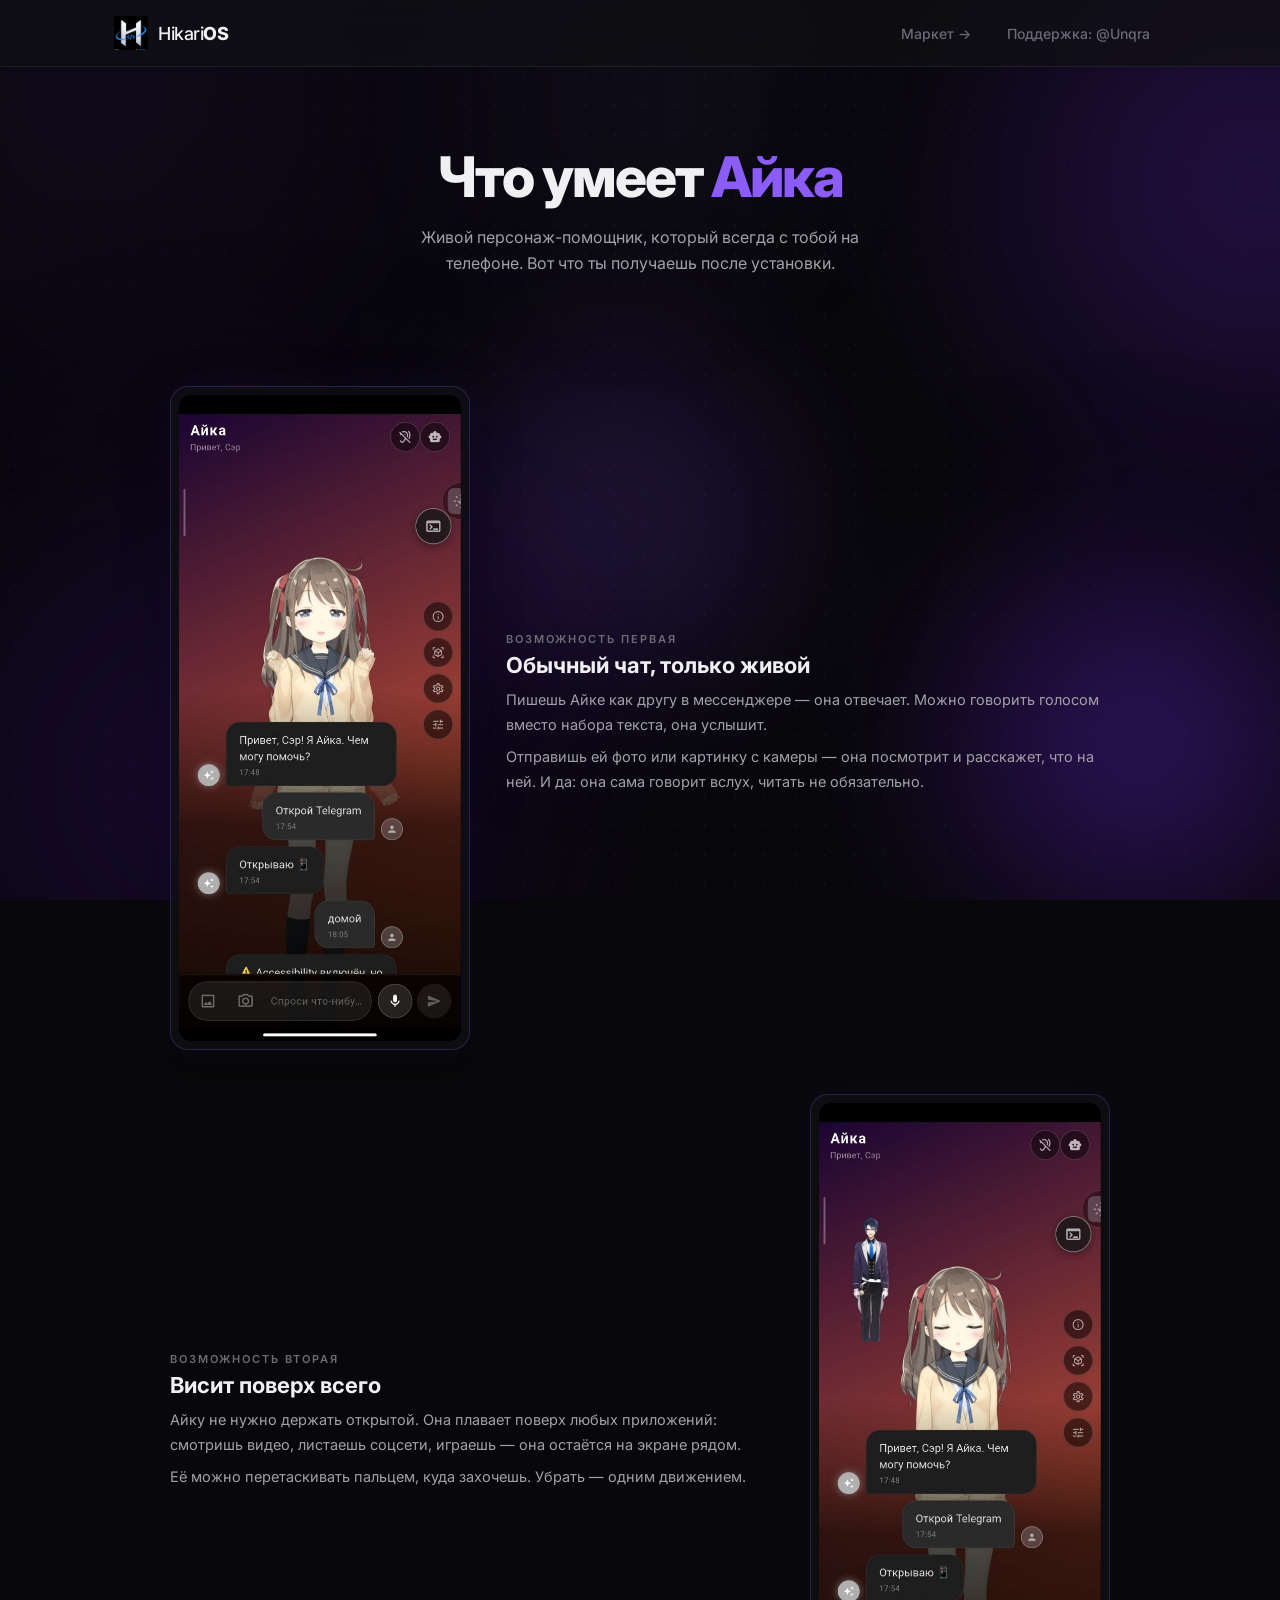
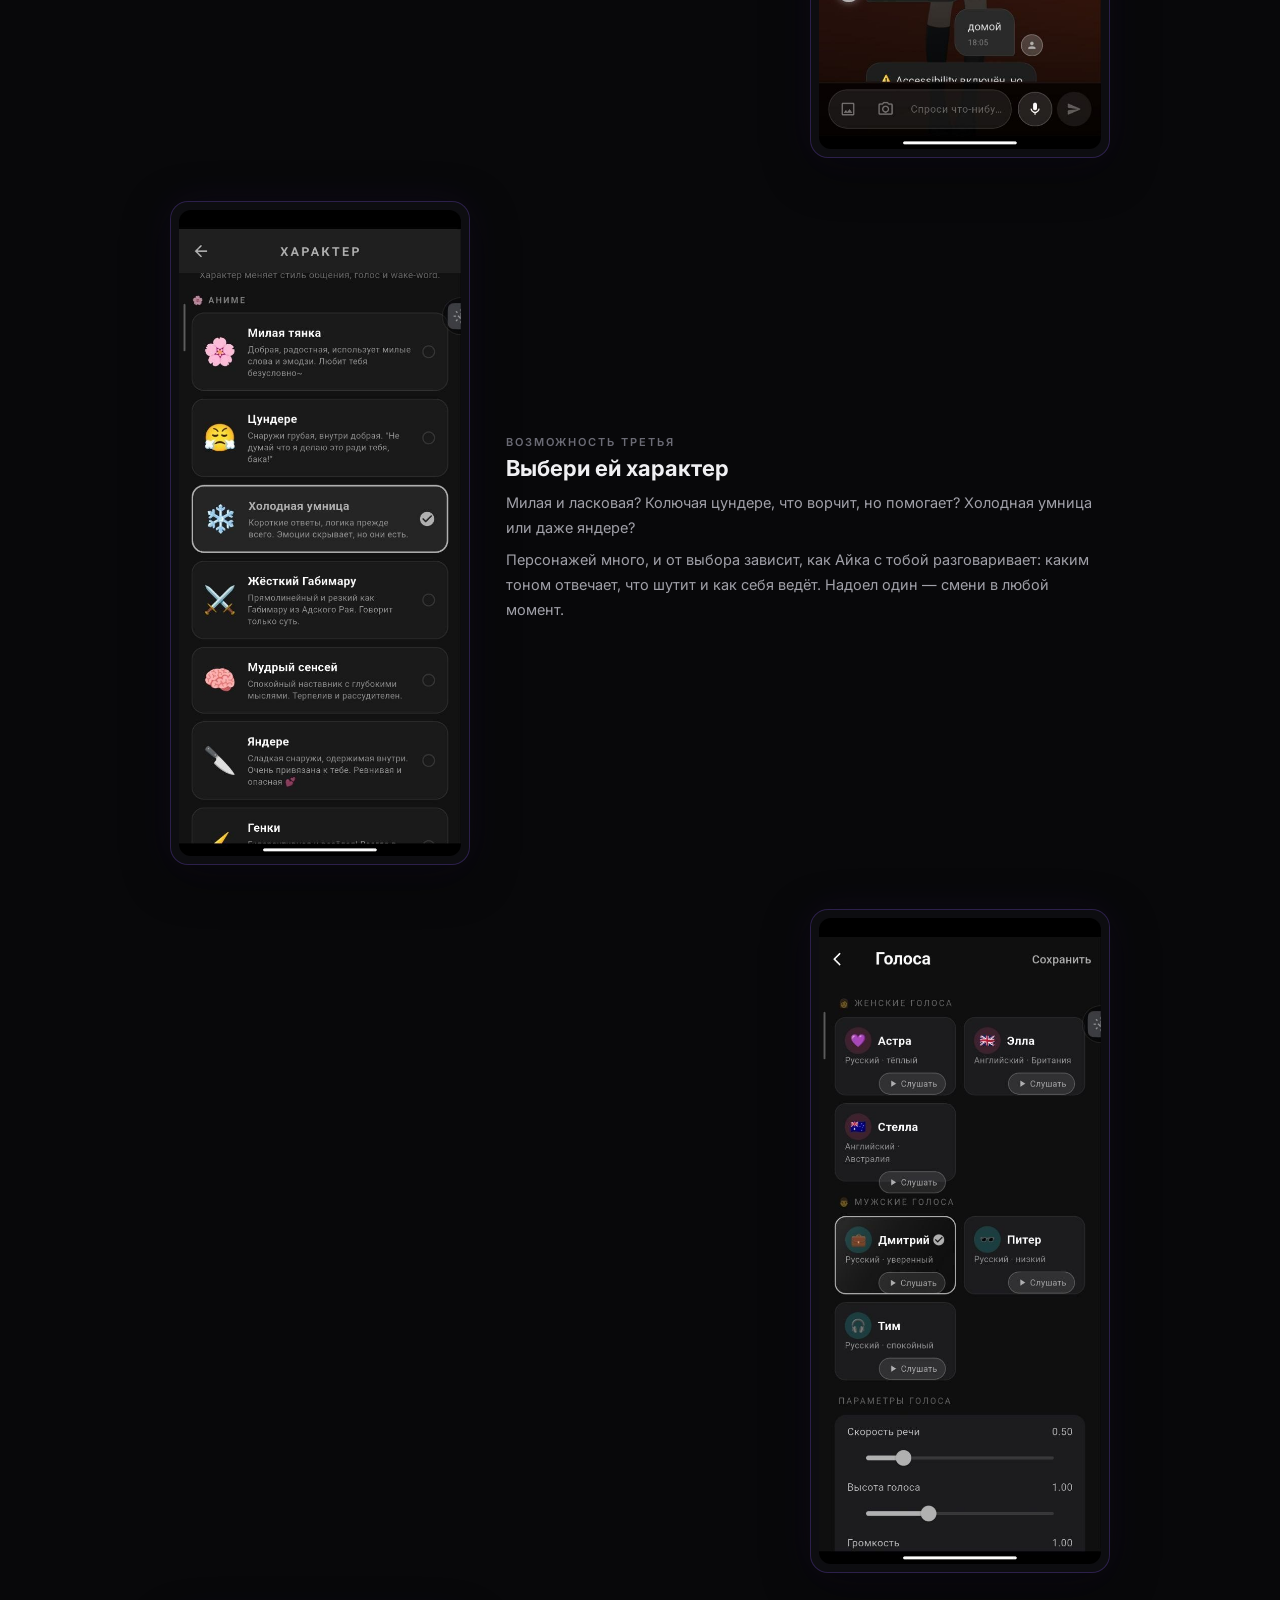
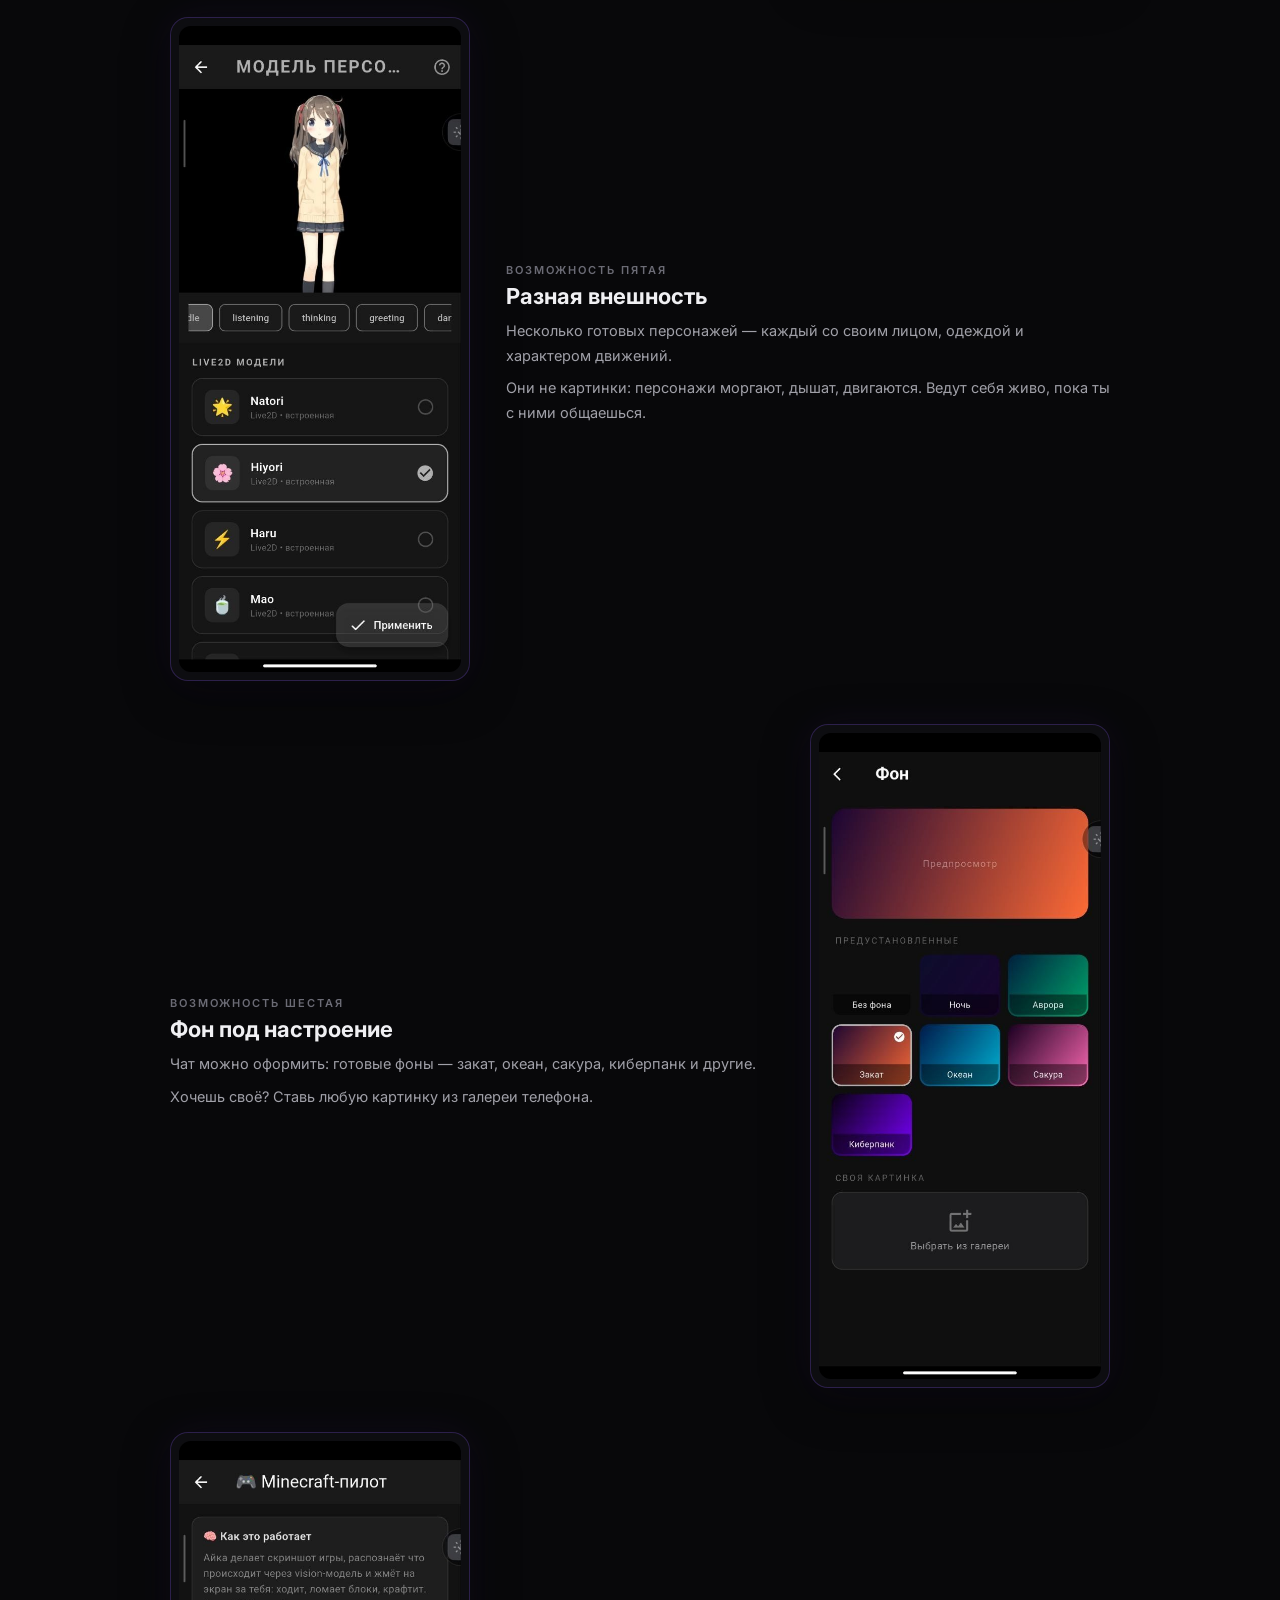
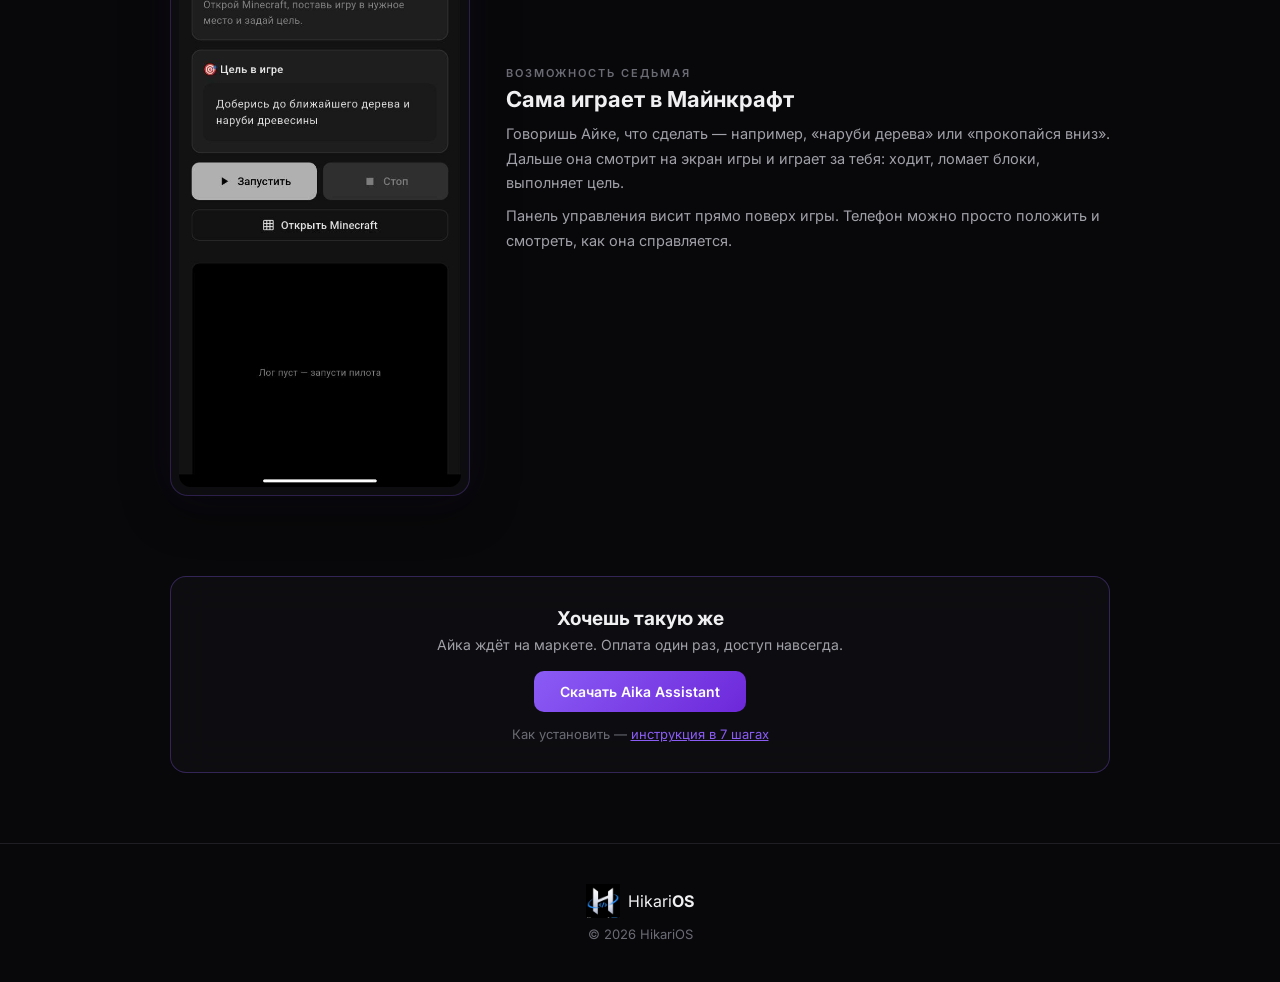
<file: index.html>
<!DOCTYPE html>
<html lang="ru">
<head>
<meta charset="UTF-8">
<meta name="viewport" content="width=device-width, initial-scale=1.0">
<title>Aika Assistant — HikariOS</title>
<link rel="icon" type="image/svg+xml" href="favicon.svg">
<link rel="stylesheet" href="style.css?v=5">
<link rel="preconnect" href="https://fonts.googleapis.com">
<link href="https://fonts.googleapis.com/css2?family=Inter:wght@300;400;500;600;700;800&display=swap" rel="stylesheet">
</head>
<body>

<!-- ФОН: фиолетовый переливающийся дым -->
<div class="smoke" aria-hidden="true">
  <div class="smoke-puff s1"></div>
  <div class="smoke-puff s2"></div>
  <div class="smoke-puff s3"></div>
  <div class="smoke-puff s4"></div>
  <div class="smoke-puff s5"></div>
</div>

<!-- HEADER -->
<header class="header">
  <div class="header-inner">
    <div class="logo" onclick="window.location.href='market.html'">
      <img class="logo-icon" src="img/logo_icon.png" alt="HikariOS">
      <span>Hikari<b>OS</b></span>
    </div>
    <nav class="nav">
      <a href="market.html" class="nav-link">Маркет →</a>
      <a href="https://t.me/Unqra" target="_blank" class="nav-link">Поддержка: @Unqra</a>
    </nav>
  </div>
</header>

<!-- HERO -->
<section class="hero">
  <h1 class="rise">Что умеет <span class="accent">Айка</span></h1>
  <p class="rise">Живой персонаж-помощник, который всегда с тобой на телефоне. Вот что ты получаешь после установки.</p>
</section>

<!-- ВОЗМОЖНОСТИ -->
<main class="feat-main">

  <div class="feat-row">
    <div class="feat-shot rise"><img src="img/chat.jpg" alt="Главный экран чата с Айкой" loading="lazy"></div>
    <div class="feat-text rise">
      <div class="inst-label">Возможность первая</div>
      <h3>Обычный чат, только живой</h3>
      <p>Пишешь Айке как другу в мессенджере — она отвечает. Можно говорить голосом вместо набора текста, она услышит.</p>
      <p>Отправишь ей фото или картинку с камеры — она посмотрит и расскажет, что на ней. И да: она сама говорит вслух, читать не обязательно.</p>
    </div>
  </div>

  <div class="feat-row feat-rev">
    <div class="feat-shot rise"><img src="img/overlay.jpg" alt="Персонаж поверх другого приложения" loading="lazy"></div>
    <div class="feat-text rise">
      <div class="inst-label">Возможность вторая</div>
      <h3>Висит поверх всего</h3>
      <p>Айку не нужно держать открытой. Она плавает поверх любых приложений: смотришь видео, листаешь соцсети, играешь — она остаётся на экране рядом.</p>
      <p>Её можно перетаскивать пальцем, куда захочешь. Убрать — одним движением.</p>
    </div>
  </div>

  <div class="feat-row">
    <div class="feat-shot rise"><img src="img/character.jpg" alt="Выбор характера персонажа" loading="lazy"></div>
    <div class="feat-text rise">
      <div class="inst-label">Возможность третья</div>
      <h3>Выбери ей характер</h3>
      <p>Милая и ласковая? Колючая цундере, что ворчит, но помогает? Холодная умница или даже яндере?</p>
      <p>Персонажей много, и от выбора зависит, как Айка с тобой разговаривает: каким тоном отвечает, что шутит и как себя ведёт. Надоел один — смени в любой момент.</p>
    </div>
  </div>

  <div class="feat-row feat-rev">
    <div class="feat-shot rise"><img src="img/voice.jpg" alt="Выбор голоса" loading="lazy"></div>
    <div class="feat-text rise">
      <div class="inst-label">Возможность четвёртая</div>
      <h3>Голос на твой вкус</h3>
      <p>Несколько голосов на выбор: женские и мужские, русские и английские. Каждый можно послушать прямо перед выбором.</p>
      <p>Не нравится скорость речи или высота голоса? Подкручивается ползунками за секунду.</p>
    </div>
  </div>

  <div class="feat-row">
    <div class="feat-shot rise"><img src="img/model.jpg" alt="Выбор внешности персонажа" loading="lazy"></div>
    <div class="feat-text rise">
      <div class="inst-label">Возможность пятая</div>
      <h3>Разная внешность</h3>
      <p>Несколько готовых персонажей — каждый со своим лицом, одеждой и характером движений.</p>
      <p>Они не картинки: персонажи моргают, дышат, двигаются. Ведут себя живо, пока ты с ними общаешься.</p>
    </div>
  </div>

  <div class="feat-row feat-rev">
    <div class="feat-shot rise"><img src="img/background.jpg" alt="Выбор фона чата" loading="lazy"></div>
    <div class="feat-text rise">
      <div class="inst-label">Возможность шестая</div>
      <h3>Фон под настроение</h3>
      <p>Чат можно оформить: готовые фоны — закат, океан, сакура, киберпанк и другие.</p>
      <p>Хочешь своё? Ставь любую картинку из галереи телефона.</p>
    </div>
  </div>

  <div class="feat-row">
    <div class="feat-shot rise"><img src="img/pilot.jpg" alt="Майнкрафт-пилот" loading="lazy"></div>
    <div class="feat-text rise">
      <div class="inst-label">Возможность седьмая</div>
      <h3>Сама играет в Майнкрафт</h3>
      <p>Говоришь Айке, что сделать — например, «наруби дерева» или «прокопайся вниз». Дальше она смотрит на экран игры и играет за тебя: ходит, ломает блоки, выполняет цель.</p>
      <p>Панель управления висит прямо поверх игры. Телефон можно просто положить и смотреть, как она справляется.</p>
    </div>
  </div>

  <!-- CTA -->
  <div class="inst-cta rise">
    <h3>Хочешь такую же</h3>
    <p>Айка ждёт на маркете. Оплата один раз, доступ навсегда.</p>
    <a class="inst-cta-btn" href="market.html">Скачать Aika Assistant</a>
    <p style="margin-top:14px;margin-bottom:0;font-size:13px;color:var(--text-dim);">Как установить — <a href="install.html" style="color:var(--accent);">инструкция в 7 шагах</a></p>
  </div>

</main>

<!-- FOOTER -->
<footer class="footer">
  <div class="footer-logo">
    <img class="logo-icon" src="img/logo_icon.png" alt="HikariOS">
    <span>Hikari<b>OS</b></span>
  </div>
  <p>© 2026 HikariOS</p>
</footer>

<script>
(function () {
  var RM = window.matchMedia && window.matchMedia('(prefers-reduced-motion: reduce)').matches;
  var els = document.querySelectorAll('.rise');
  if (RM || !('IntersectionObserver' in window)) {
    els.forEach(function (el) { el.classList.add('in'); });
    return;
  }
  var io = new IntersectionObserver(function (entries) {
    entries.forEach(function (e) {
      if (e.isIntersecting) { e.target.classList.add('in'); io.unobserve(e.target); }
    });
  }, { threshold: 0.2 });
  els.forEach(function (el) { io.observe(el); });
})();
</script>
</body>
</html>
</file>
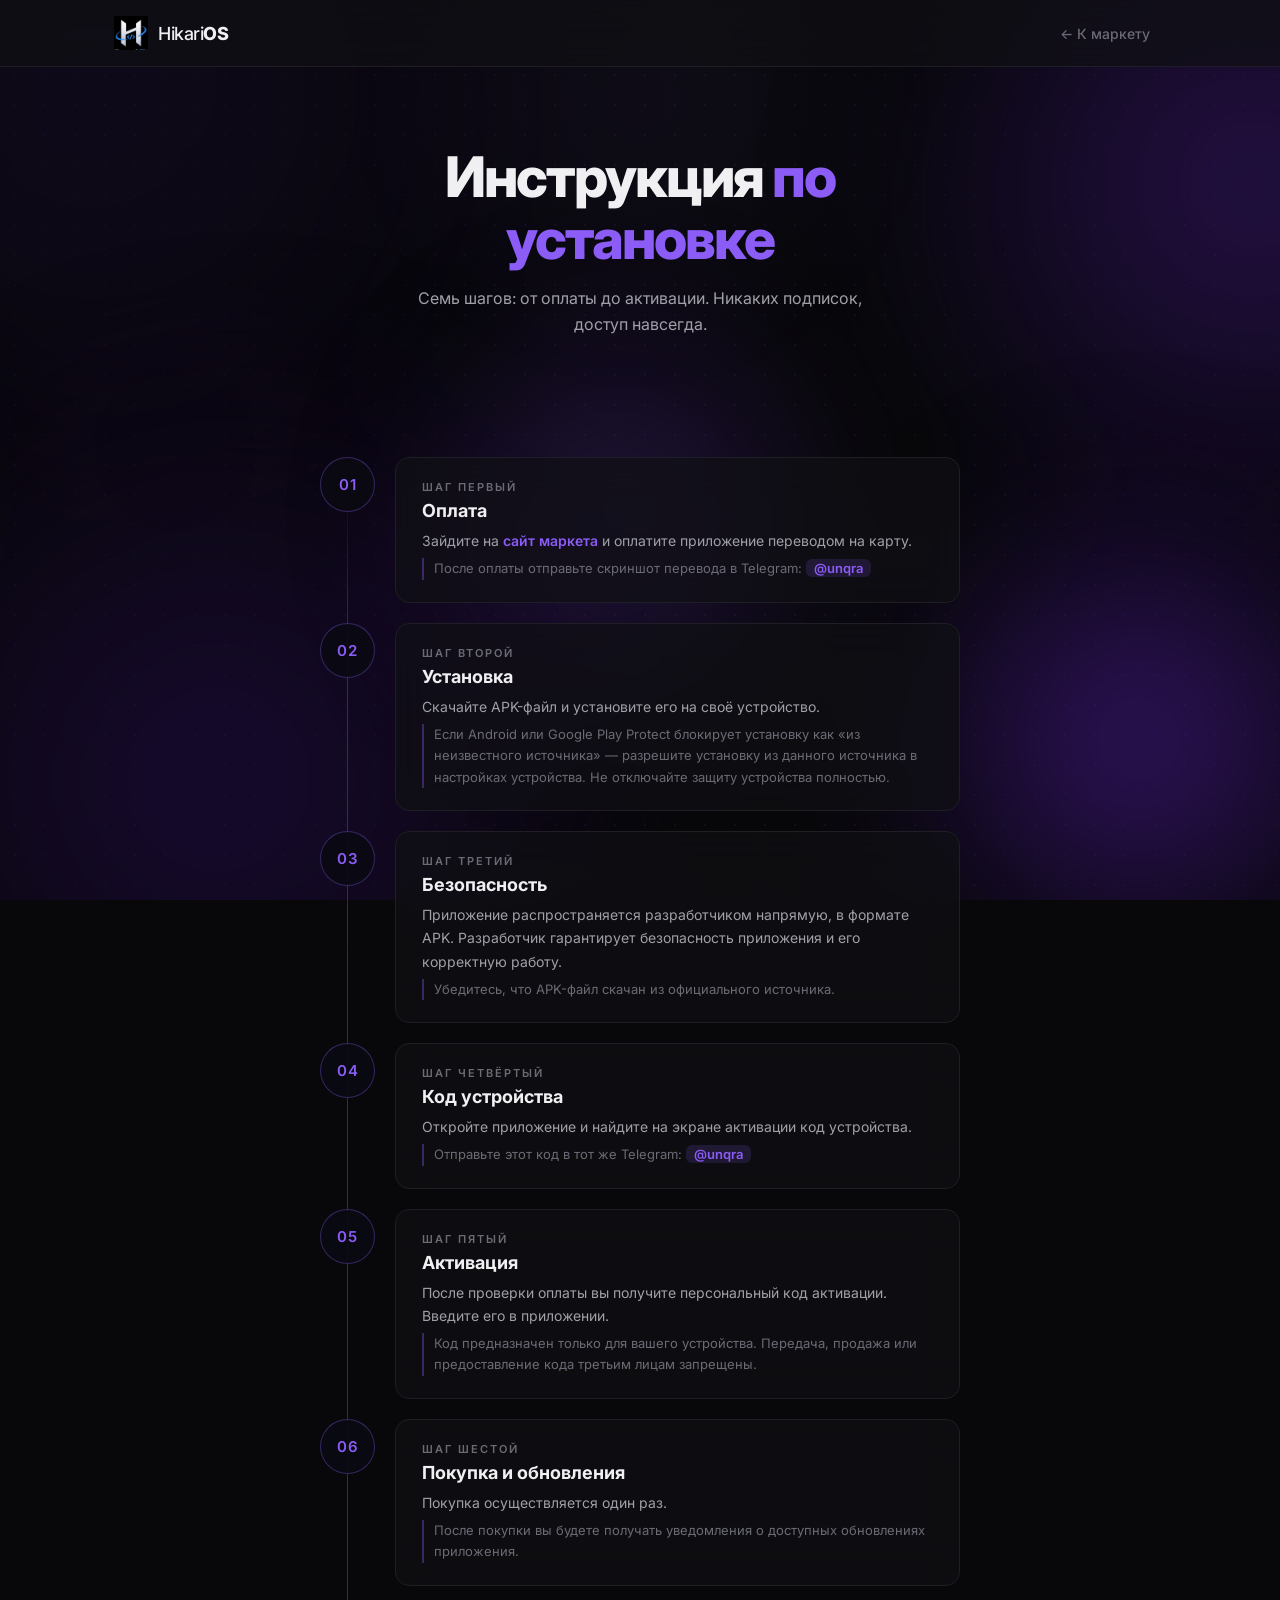
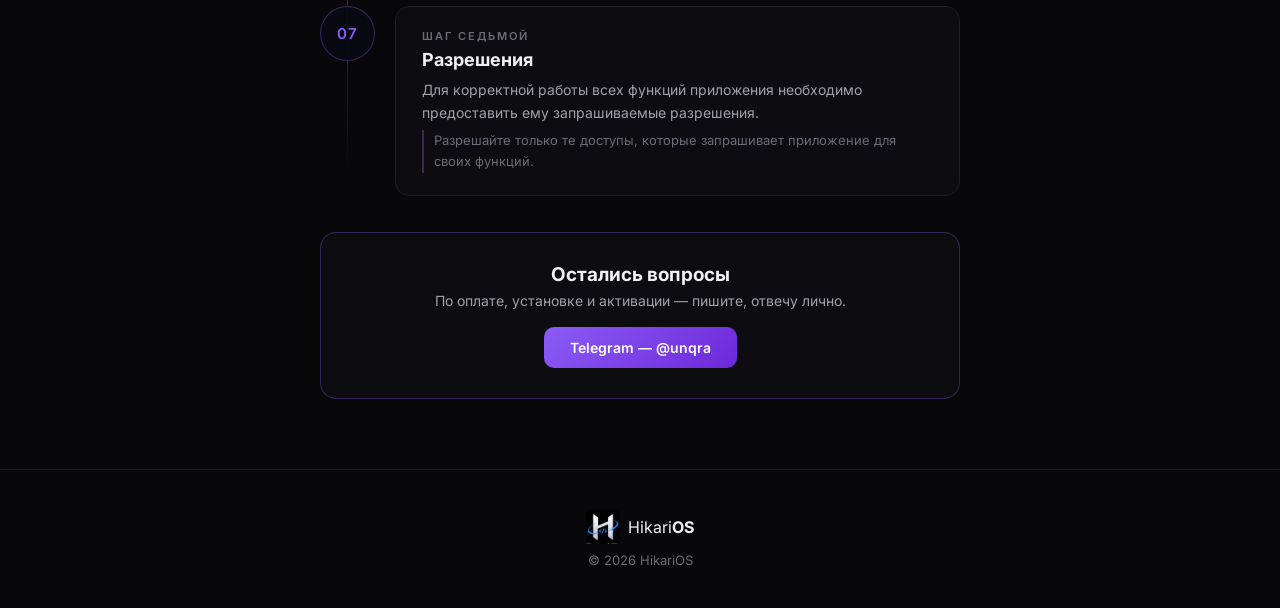
<file: install.html>
<!DOCTYPE html>
<html lang="ru">
<head>
<meta charset="UTF-8">
<meta name="viewport" content="width=device-width, initial-scale=1.0">
<title>Инструкция по установке — HikariOS</title>
<link rel="icon" type="image/svg+xml" href="favicon.svg">
<link rel="stylesheet" href="style.css?v=5">
<link rel="preconnect" href="https://fonts.googleapis.com">
<link href="https://fonts.googleapis.com/css2?family=Inter:wght@300;400;500;600;700;800&display=swap" rel="stylesheet">
</head>
<body>

<!-- ФОН: фиолетовый переливающийся дым -->
<div class="smoke" aria-hidden="true">
  <div class="smoke-puff s1"></div>
  <div class="smoke-puff s2"></div>
  <div class="smoke-puff s3"></div>
  <div class="smoke-puff s4"></div>
  <div class="smoke-puff s5"></div>
</div>

<!-- HEADER -->
<header class="header">
  <div class="header-inner">
    <div class="logo" onclick="window.location.href='market.html'">
      <img class="logo-icon" src="img/logo_icon.png" alt="HikariOS">
      <span>Hikari<b>OS</b></span>
    </div>
    <nav class="nav">
      <a href="market.html" class="nav-link">← К маркету</a>
    </nav>
  </div>
</header>

<!-- HERO -->
<section class="hero">
  <h1>Инструкция <span class="accent">по установке</span></h1>
  <p>Семь шагов: от оплаты до активации. Никаких подписок, доступ навсегда.</p>
</section>

<!-- ШАГИ -->
<main class="inst-main">
  <div class="inst-timeline">

    <div class="inst-step">
      <div class="inst-num">01</div>
      <div class="inst-card">
        <div class="inst-label">Шаг первый</div>
        <h3>Оплата</h3>
        <p>Зайдите на <a href="market.html">сайт маркета</a> и оплатите приложение переводом на карту.</p>
        <p class="inst-note">После оплаты отправьте скриншот перевода в Telegram: <a class="tg" href="https://t.me/unqra">@unqra</a></p>
      </div>
    </div>

    <div class="inst-step">
      <div class="inst-num">02</div>
      <div class="inst-card">
        <div class="inst-label">Шаг второй</div>
        <h3>Установка</h3>
        <p>Скачайте APK-файл и установите его на своё устройство.</p>
        <p class="inst-note">Если Android или Google Play Protect блокирует установку как «из неизвестного источника» — разрешите установку из данного источника в настройках устройства. Не отключайте защиту устройства полностью.</p>
      </div>
    </div>

    <div class="inst-step">
      <div class="inst-num">03</div>
      <div class="inst-card">
        <div class="inst-label">Шаг третий</div>
        <h3>Безопасность</h3>
        <p>Приложение распространяется разработчиком напрямую, в формате APK. Разработчик гарантирует безопасность приложения и его корректную работу.</p>
        <p class="inst-note">Убедитесь, что APK-файл скачан из официального источника.</p>
      </div>
    </div>

    <div class="inst-step">
      <div class="inst-num">04</div>
      <div class="inst-card">
        <div class="inst-label">Шаг четвёртый</div>
        <h3>Код устройства</h3>
        <p>Откройте приложение и найдите на экране активации код устройства.</p>
        <p class="inst-note">Отправьте этот код в тот же Telegram: <a class="tg" href="https://t.me/unqra">@unqra</a></p>
      </div>
    </div>

    <div class="inst-step">
      <div class="inst-num">05</div>
      <div class="inst-card">
        <div class="inst-label">Шаг пятый</div>
        <h3>Активация</h3>
        <p>После проверки оплаты вы получите персональный код активации. Введите его в приложении.</p>
        <p class="inst-note">Код предназначен только для вашего устройства. Передача, продажа или предоставление кода третьим лицам запрещены.</p>
      </div>
    </div>

    <div class="inst-step">
      <div class="inst-num">06</div>
      <div class="inst-card">
        <div class="inst-label">Шаг шестой</div>
        <h3>Покупка и обновления</h3>
        <p>Покупка осуществляется один раз.</p>
        <p class="inst-note">После покупки вы будете получать уведомления о доступных обновлениях приложения.</p>
      </div>
    </div>

    <div class="inst-step">
      <div class="inst-num">07</div>
      <div class="inst-card">
        <div class="inst-label">Шаг седьмой</div>
        <h3>Разрешения</h3>
        <p>Для корректной работы всех функций приложения необходимо предоставить ему запрашиваемые разрешения.</p>
        <p class="inst-note">Разрешайте только те доступы, которые запрашивает приложение для своих функций.</p>
      </div>
    </div>

  </div>

  <!-- CTA -->
  <div class="inst-cta">
    <h3>Остались вопросы</h3>
    <p>По оплате, установке и активации — пишите, отвечу лично.</p>
    <a class="inst-cta-btn" href="https://t.me/unqra">Telegram — @unqra</a>
  </div>
</main>

<!-- FOOTER -->
<footer class="footer">
  <div class="footer-logo">
    <img class="logo-icon" src="img/logo_icon.png" alt="HikariOS">
    <span>Hikari<b>OS</b></span>
  </div>
  <p>© 2026 HikariOS</p>
</footer>

</body>
</html>
</file>
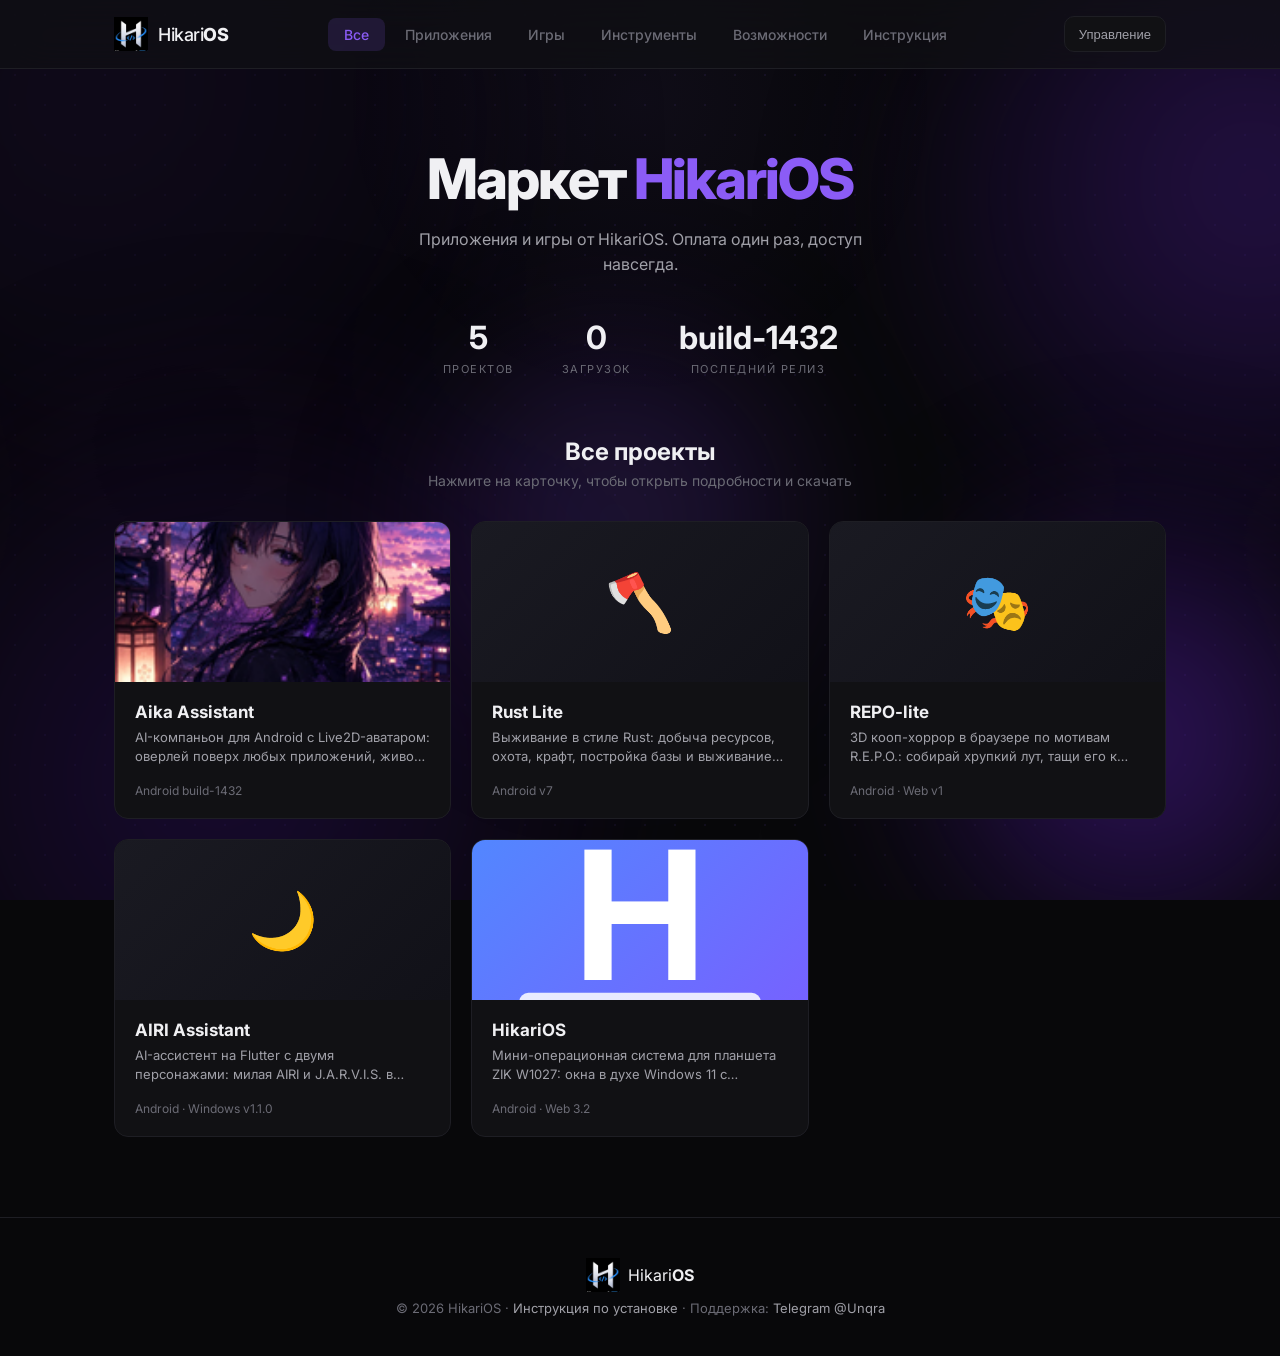
<file: market.html>
<!DOCTYPE html>
<html lang="ru">
<head>
<meta charset="UTF-8">
<meta name="viewport" content="width=device-width, initial-scale=1.0">
<title>HikariOS — Marketplace</title>
<link rel="icon" type="image/svg+xml" href="favicon.svg">
<link rel="stylesheet" href="style.css?v=5">
<link rel="preconnect" href="https://fonts.googleapis.com">
<link href="https://fonts.googleapis.com/css2?family=Inter:wght@300;400;500;600;700;800&display=swap" rel="stylesheet">
</head>
<body>

<!-- ФОН: фиолетовый переливающийся дым -->
<div class="smoke" aria-hidden="true">
  <div class="smoke-puff s1"></div>
  <div class="smoke-puff s2"></div>
  <div class="smoke-puff s3"></div>
  <div class="smoke-puff s4"></div>
  <div class="smoke-puff s5"></div>
</div>

<!-- HEADER -->
<header class="header">
  <div class="header-inner">
    <div class="logo" onclick="window.location.href='/'">
      <img class="logo-icon" src="img/logo_icon.png" alt="HikariOS">
      <span>Hikari<b>OS</b></span>
    </div>
    <nav class="nav">
      <a href="#" class="nav-link active" data-filter="all">Все</a>
      <a href="#" class="nav-link" data-filter="app">Приложения</a>
      <a href="#" class="nav-link" data-filter="game">Игры</a>
      <a href="#" class="nav-link" data-filter="tool">Инструменты</a>
      <a href="/" class="nav-link">Возможности</a>
      <a href="install.html" class="nav-link">Инструкция</a>
    </nav>
    <button class="admin-btn" onclick="toggleAdmin()" title="Панель управления">Управление</button>
  </div>
</header>

<!-- HERO -->
<section class="hero">
  <h1>Маркет <span class="accent">HikariOS</span></h1>
  <p>Приложения и игры от HikariOS. Оплата один раз, доступ навсегда.</p>
  <div class="hero-stats" id="heroStats">
    <div class="stat"><span class="stat-num" id="statApps">—</span><span class="stat-label">проектов</span></div>
    <div class="stat"><span class="stat-num" id="statDownloads">—</span><span class="stat-label">загрузок</span></div>
    <div class="stat"><span class="stat-num" id="statLatest">—</span><span class="stat-label">последний релиз</span></div>
  </div>
</section>

<!-- ADMIN PANEL -->
<div class="admin-panel" id="adminPanel" style="display:none;">
  <div class="admin-inner">
    <div class="admin-header">
      <h2>Панель управления</h2>
      <button class="close-btn" onclick="toggleAdmin()">✕</button>
    </div>
    
    <!-- LOGIN (только токен владельца) -->
    <div class="admin-login" id="adminLogin">
      <div class="admin-tab-row">
        <button class="admin-tab active">Вход по GitHub Token</button>
      </div>
      <div id="tabToken">
        <p>Войти может только владелец аккаунта <code>lucifermornngstar52-cell</code>. Введите свой Personal Access Token:</p>
        <input type="password" id="githubToken" placeholder="ghp_..." onkeypress="if(event.key==='Enter')loginWithToken()">
        <button class="btn-primary" onclick="loginWithToken()">Войти</button>
      </div>
      <p class="admin-hint" id="adminHint"></p>
    </div>

    <!-- CONTENT -->
    <div class="admin-content" id="adminContent" style="display:none;">
      <div class="admin-tabs">
        <button class="admin-tab active" onclick="adminSection('projects')">Проекты</button>
        <button class="admin-tab" onclick="adminSection('keys')">Ключи доступа</button>
      </div>

      <!-- PROJECTS SECTION -->
      <div id="secProjects" class="admin-section active">
        <h3>Добавить проект</h3>
        <div class="admin-form">
          <div class="form-row">
            <label>Название</label>
            <input type="text" id="projName" placeholder="Aika Assistant">
          </div>
          <div class="form-row">
            <label>Описание</label>
            <textarea id="projDesc" placeholder="AI-ассистент для Android..."></textarea>
          </div>
          <div class="form-row">
            <label>Категория</label>
            <select id="projCategory">
              <option value="app">Приложение</option>
              <option value="game">Игра</option>
              <option value="tool">Инструмент</option>
            </select>
          </div>
          <div class="form-row">
            <label>Иконка (emoji или URL)</label>
            <input type="text" id="projIcon" placeholder="символ или ссылка на картинку">
          </div>
          <div class="form-row">
            <label>GitHub репозиторий (user/repo)</label>
            <input type="text" id="projRepo" placeholder="user/repo">
          </div>
          <div class="form-row">
            <label>Платформы (через запятую)</label>
            <input type="text" id="projPlatforms" placeholder="android, windows">
          </div>
          <div class="form-row">
            <label>Скриншоты (URL через запятую)</label>
            <input type="text" id="projShots" placeholder="https://img1.png, https://img2.png">
          </div>
          <button class="btn-primary" onclick="addProject()">Добавить</button>
        </div>
        <hr class="admin-divider">
        <h3>Существующие проекты</h3>
        <div id="adminProjectList"></div>
      </div>

      <!-- KEYS SECTION -->
      <div id="secKeys" style="display:none;">
          <h3>Ключи доступа (подтверждение покупок)</h3>
          <p style="color:var(--text2,#9a9ab0);font-size:13px;">Проверь оплату (скрин перевода от покупателя), затем создай ключ и отправь его покупателю.</p>
          <p style="color:var(--text2,#9a9ab0);font-size:12px;">Установите приложение <a href="https://ntfy.sh" target="_blank" style="color:var(--p,#7c3aed);">ntfy</a> и подпишись на топик <code>hikari-keys-x7k2m9v4q8</code> — придёт пуш при каждой активации ключа. После активации удалите ключ по коду — тогда утечка ключа будет не страшна.</p>
          <button class="btn-primary" style="margin-top:10px;" onclick="createKey()">Создать ключ</button>
          <div style="display:flex;gap:10px;flex-wrap:wrap;margin-top:12px;">
            <input id="delKeyCodeInput" placeholder="Удалить ключ по коду (HK-XXXXXX)" style="flex:1;min-width:200px;background:var(--card,#161626);border:1px solid rgba(123,97,255,.3);border-radius:12px;padding:10px 14px;color:#fff;font-size:13px;">
            <button class="btn-secondary" onclick="deleteKeyByCode()">Удалить по коду</button>
          </div>

          <hr class="admin-divider" style="margin-top:20px;">
          <h3 style="margin-top:16px;">Код активации приложения</h3>
          <p style="color:var(--text2,#9a9ab0);font-size:13px;">Для активации Aika на телефоне покупателя: покупатель присылает ID устройства (с экрана активации в приложении), ты вставляешь его сюда и отправляешь покупателю полученный код. Работает без GitHub Token.</p>
          <div style="display:flex;gap:10px;flex-wrap:wrap;margin-top:12px;">
            <input id="devIdInput" placeholder="ID устройства (12 символов)" style="flex:1;min-width:200px;background:var(--card,#161626);border:1px solid rgba(123,97,255,.3);border-radius:12px;padding:12px 14px;color:#fff;font-size:14px;letter-spacing:1px;">
            <button class="btn-primary" onclick="generateActivationCode()">Сгенерировать</button>
          </div>
          <p id="activationCodeOut" style="font-size:20px;font-weight:700;letter-spacing:2px;margin-top:12px;color:#fff;"></p>
          <div id="akHistory" style="margin-top:10px;"></div>
          <p id="keysHint" style="color:var(--text2,#9a9ab0);font-size:12px;margin-top:10px;"></p>
          <div id="adminKeysList" style="margin-top:14px;"></div>
        </div>
    </div>
  </div>
</div>

<!-- PROJECTS -->
<div class="section-title">
  <h2>Все проекты</h2>
  <p>Нажмите на карточку, чтобы открыть подробности и скачать</p>
</div>

<main class="main">
  <div class="projects-grid" id="projectsGrid">
    <div class="loading-state">
      <div class="spinner"></div>
      <p>Загрузка...</p>
    </div>
  </div>
</main>

<!-- PROJECT MODAL -->
<div class="modal-overlay" id="modalOverlay" onclick="closeModal(event)">
  <div class="modal" id="modal" onclick="event.stopPropagation()">
    <button class="modal-close" onclick="closeModal()">✕</button>
    <div id="modalContent"></div>
  </div>
</div>


<!-- FOOTER -->
<footer class="footer">
  <div class="footer-logo">
    <img class="logo-icon" src="img/logo_icon.png" alt="HikariOS">
    <span>Hikari<b>OS</b></span>
  </div>
  <p>© 2026 HikariOS · <a href="install.html" style="color:var(--text-mid);text-decoration:none;">Инструкция по установке</a> · Поддержка: <a href="https://t.me/Unqra" target="_blank" style="color:var(--text-mid);text-decoration:none;">Telegram @Unqra</a></p>
</footer>

<script src="app.js?v=16"></script>
</body>
</html>
</file>
<file: style.css>
:root {
  --bg: #08080a;
  --bg-card: #111114;
  --bg-hover: #18181c;
  --accent: #8b5cf6;
  --accent-dim: rgba(139, 92, 246, 0.15);
  --accent-glow: rgba(139, 92, 246, 0.4);
  --text: #f0f0f3;
  --text-dim: #6b6b75;
  --text-mid: #a0a0a8;
  --border: #1e1e24;
  --radius: 14px;
  --glass: rgba(17, 17, 20, 0.7);
}

* { margin: 0; padding: 0; box-sizing: border-box; }

body {
  font-family: 'Inter', sans-serif;
  background: var(--bg);
  color: var(--text);
  min-height: 100vh;
  position: relative;
}

/* DOT GRID BACKGROUND */
body::before {
  content: '';
  position: fixed;
  inset: 0;
  background-image: radial-gradient(circle, rgba(139, 92, 246, 0.08) 1px, transparent 1px);
  background-size: 30px 30px;
  pointer-events: none;
  z-index: 0;
}

/* SMOKE BACKGROUND — фиолетовый переливающийся дым */
.smoke {
  position: fixed;
  inset: 0;
  overflow: hidden;
  pointer-events: none;
  z-index: 0;
  filter: hue-rotate(0deg);
  animation: smoke-hue 26s ease-in-out infinite alternate;
}

.smoke-puff {
  position: absolute;
  border-radius: 50%;
  filter: blur(70px);
  opacity: 0.45;
  will-change: transform, opacity;
}

.smoke-puff.s1 {
  width: 55vmax; height: 55vmax;
  top: -18%; left: -12%;
  background: radial-gradient(circle at 35% 35%, #1c0f33 0%, #0d0718 55%, transparent 75%);
  animation: drift1 34s ease-in-out infinite alternate;
}
.smoke-puff.s2 {
  width: 50vmax; height: 50vmax;
  top: -8%; right: -18%;
  background: radial-gradient(circle at 60% 40%, #4c1d95 0%, #170b2e 55%, transparent 75%);
  animation: drift2 42s ease-in-out infinite alternate;
}
.smoke-puff.s3 {
  width: 60vmax; height: 60vmax;
  bottom: -25%; left: -10%;
  background: radial-gradient(circle at 45% 55%, #2e1065 0%, #12071f 55%, transparent 78%);
  animation: drift3 38s ease-in-out infinite alternate;
}
.smoke-puff.s4 {
  width: 42vmax; height: 42vmax;
  bottom: -12%; right: -10%;
  background: radial-gradient(circle at 50% 50%, #6d28d9 0%, #1e0a3c 55%, transparent 72%);
  animation: drift4 29s ease-in-out infinite alternate;
}
.smoke-puff.s5 {
  width: 36vmax; height: 36vmax;
  top: 32%; left: 30%;
  background: radial-gradient(circle at 50% 50%, #8b5cf6 0%, #3b1278 50%, transparent 70%);
  opacity: 0.22;
  animation: drift5 47s ease-in-out infinite alternate;
}

@keyframes drift1 {
  0%   { transform: translate(0, 0) scale(1); opacity: 0.40; }
  50%  { transform: translate(9vw, 6vh) scale(1.15); opacity: 0.55; }
  100% { transform: translate(-4vw, 12vh) scale(0.9); opacity: 0.35; }
}
@keyframes drift2 {
  0%   { transform: translate(0, 0) scale(1); opacity: 0.35; }
  50%  { transform: translate(-8vw, 10vh) scale(1.1); opacity: 0.5; }
  100% { transform: translate(5vw, -6vh) scale(1.2); opacity: 0.4; }
}
@keyframes drift3 {
  0%   { transform: translate(0, 0) scale(1); opacity: 0.45; }
  50%  { transform: translate(12vw, -8vh) scale(1.12); opacity: 0.3; }
  100% { transform: translate(-7vw, -3vh) scale(0.95); opacity: 0.5; }
}
@keyframes drift4 {
  0%   { transform: translate(0, 0) scale(1); opacity: 0.3; }
  50%  { transform: translate(-10vw, -9vh) scale(1.18); opacity: 0.45; }
  100% { transform: translate(6vw, 5vh) scale(0.92); opacity: 0.35; }
}
@keyframes drift5 {
  0%   { transform: translate(0, 0) scale(1); opacity: 0.12; }
  50%  { transform: translate(-14vw, 8vh) scale(1.3); opacity: 0.3; }
  100% { transform: translate(10vw, -10vh) scale(0.85); opacity: 0.18; }
}

/* Перелив оттенков: чёрный → тёмный → светлый фиолет */
@keyframes smoke-hue {
  0%   { filter: hue-rotate(0deg) brightness(0.9); }
  50%  { filter: hue-rotate(-18deg) brightness(1.08); }
  100% { filter: hue-rotate(10deg) brightness(0.85); }
}

/* Мягкий дым без потери производительности: на слабых устройствах */
@media (max-width: 600px) {
  .smoke-puff { filter: blur(50px); }
  .smoke-puff.s5 { display: none; }
}

@media (prefers-reduced-motion: reduce) {
  .smoke-puff { animation: none; }
  .smoke { animation: none; }
}

/* GLOW */
body::after {
  content: '';
  position: fixed;
  top: -200px;
  left: 50%;
  transform: translateX(-50%);
  width: 600px;
  height: 600px;
  background: radial-gradient(circle, var(--accent-glow) 0%, transparent 70%);
  opacity: 0.15;
  pointer-events: none;
  z-index: 0;
}

/* HEADER */
.header {
  position: sticky;
  top: 0;
  z-index: 100;
  background: var(--glass);
  backdrop-filter: blur(20px);
  -webkit-backdrop-filter: blur(20px);
  border-bottom: 1px solid var(--border);
}

.header-inner {
  max-width: 1100px;
  margin: 0 auto;
  padding: 16px 24px;
  display: flex;
  align-items: center;
  justify-content: space-between;
  gap: 20px;
}

.logo {
  display: flex;
  align-items: center;
  gap: 10px;
  font-size: 18px;
  font-weight: 500;
  cursor: pointer;
  letter-spacing: -0.5px;
}

.logo b { font-weight: 800; }

.logo-icon {
  width: 34px;
  height: 34px;
  object-fit: contain;
  display: block;
}

.nav {
  display: flex;
  gap: 4px;
}

.nav-link {
  color: var(--text-dim);
  text-decoration: none;
  font-size: 14px;
  font-weight: 500;
  padding: 8px 16px;
  border-radius: 8px;
  transition: all 0.2s;
  cursor: pointer;
}

.nav-link:hover { color: var(--text); background: var(--bg-hover); }
.nav-link.active { color: var(--accent); background: var(--accent-dim); }

.admin-btn {
  background: var(--bg-card);
  border: 1px solid var(--border);
  color: var(--text-mid);
  height: 36px;
  padding: 0 14px;
  border-radius: 10px;
  cursor: pointer;
  font-size: 13px;
  font-weight: 500;
  transition: all 0.2s;
  white-space: nowrap;
}

.admin-btn:hover { border-color: var(--accent); color: var(--accent); }

/* HERO */
.hero {
  position: relative;
  z-index: 1;
  text-align: center;
  padding: 80px 24px 60px;
  max-width: 700px;
  margin: 0 auto;
}

.hero h1 {
  font-size: clamp(36px, 6vw, 56px);
  font-weight: 800;
  letter-spacing: -2px;
  margin-bottom: 16px;
  line-height: 1.1;
}

.accent { color: var(--accent); }

.hero p {
  font-size: 16px;
  color: var(--text-mid);
  max-width: 480px;
  margin: 0 auto 40px;
  line-height: 1.6;
}

.hero-stats {
  display: flex;
  justify-content: center;
  gap: 48px;
}

.stat { text-align: center; }

.stat-num {
  display: block;
  font-size: 32px;
  font-weight: 700;
  color: var(--text);
}

.stat-label {
  font-size: 11px;
  color: var(--text-dim);
  text-transform: uppercase;
  letter-spacing: 1.5px;
}

/* ADMIN PANEL */
.admin-panel {
  position: fixed;
  inset: 0;
  z-index: 200;
  background: rgba(0, 0, 0, 0.7);
  backdrop-filter: blur(8px);
  display: flex;
  align-items: center;
  justify-content: center;
  padding: 20px;
}

.admin-inner {
  background: var(--bg-card);
  border: 1px solid var(--border);
  border-radius: var(--radius);
  max-width: 560px;
  width: 100%;
  max-height: 90vh;
  overflow-y: auto;
  padding: 32px;
}

.admin-header {
  display: flex;
  justify-content: space-between;
  align-items: center;
  margin-bottom: 24px;
}

.admin-header h2 {
  font-size: 20px;
  font-weight: 700;
}

.close-btn {
  background: var(--bg-hover);
  border: 1px solid var(--border);
  color: var(--text-mid);
  width: 32px;
  height: 32px;
  border-radius: 8px;
  cursor: pointer;
  font-size: 14px;
}

.close-btn:hover { color: #ff4444; border-color: #ff4444; }

.admin-tab-row, .admin-tabs {
  display: flex;
  gap: 8px;
  margin-bottom: 20px;
}

.admin-tab {
  background: var(--bg-hover);
  border: 1px solid var(--border);
  color: var(--text-mid);
  padding: 8px 16px;
  border-radius: 8px;
  cursor: pointer;
  font-size: 13px;
  font-weight: 500;
  transition: all 0.2s;
}

.admin-tab:hover { color: var(--text); }
.admin-tab.active { background: var(--accent-dim); border-color: var(--accent); color: var(--accent); }

.admin-login p { color: var(--text-mid); font-size: 14px; margin-bottom: 10px; }

.admin-login input, .admin-form input, .admin-form select, .admin-form textarea {
  width: 100%;
  background: var(--bg);
  border: 1px solid var(--border);
  color: var(--text);
  padding: 12px 16px;
  border-radius: 10px;
  font-size: 14px;
  font-family: inherit;
  margin-bottom: 12px;
  transition: border 0.2s;
}

.admin-login input:focus, .admin-form input:focus, .admin-form select:focus, .admin-form textarea:focus {
  outline: none;
  border-color: var(--accent);
}

.admin-form textarea { resize: vertical; min-height: 80px; }

.admin-hint { font-size: 12px; color: var(--text-dim); margin-top: 8px; }

.admin-divider {
  border: none;
  border-top: 1px solid var(--border);
  margin: 24px 0;
}

.admin-form h3 { margin-bottom: 16px; font-size: 16px; }

.form-row { margin-bottom: 16px; }
.form-row label { display: block; font-size: 13px; color: var(--text-mid); margin-bottom: 6px; }
.form-hint { font-size: 12px; color: var(--text-dim); margin-top: 4px; }

/* BUTTONS */
.btn-primary {
  background: var(--accent);
  color: #fff;
  border: none;
  padding: 12px 24px;
  border-radius: 10px;
  font-size: 14px;
  font-weight: 600;
  cursor: pointer;
  transition: all 0.2s;
  text-decoration: none;
  display: inline-flex;
  align-items: center;
  justify-content: center;
  gap: 8px;
}

.btn-primary:hover { background: #7c3aed; transform: translateY(-1px); }
.btn-primary:disabled { opacity: 0.4; cursor: not-allowed; transform: none; }

.btn-secondary {
  background: var(--bg-hover);
  color: var(--text-mid);
  border: 1px solid var(--border);
  padding: 12px 24px;
  border-radius: 10px;
  font-size: 14px;
  font-weight: 600;
  cursor: pointer;
  text-decoration: none;
  display: inline-flex;
  align-items: center;
  gap: 8px;
  transition: all 0.2s;
}

.btn-secondary:hover { color: var(--text); border-color: var(--accent); }

/* PROJECT LIST IN ADMIN */
.admin-project-item {
  display: flex;
  justify-content: space-between;
  align-items: center;
  padding: 12px 16px;
  background: var(--bg);
  border: 1px solid var(--border);
  border-radius: 10px;
  margin-bottom: 8px;
}

.admin-project-item .pi-name { font-weight: 600; font-size: 14px; }
.admin-project-item .pi-cat { font-size: 12px; color: var(--text-dim); }

.btn-delete {
  background: rgba(255, 68, 68, 0.1);
  border: 1px solid rgba(255, 68, 68, 0.3);
  color: #ff6666;
  padding: 6px 12px;
  border-radius: 8px;
  cursor: pointer;
  font-size: 12px;
}

.btn-delete:hover { background: rgba(255, 68, 68, 0.2); }

/* UPLOAD PROGRESS */
.progress-bar {
  width: 100%;
  height: 6px;
  background: var(--bg);
  border-radius: 3px;
  overflow: hidden;
  margin-bottom: 8px;
}

.progress-fill {
  height: 100%;
  background: linear-gradient(90deg, var(--accent), #6d28d9);
  width: 0%;
  transition: width 0.3s;
  border-radius: 3px;
}

/* SECTION TITLE */
.section-title {
  text-align: center;
  margin-bottom: 32px;
  position: relative;
  z-index: 1;
}

.section-title h2 {
  font-size: 24px;
  font-weight: 700;
  margin-bottom: 6px;
}

.section-title p {
  color: var(--text-dim);
  font-size: 14px;
}

/* PROJECTS GRID */
.main {
  max-width: 1100px;
  margin: 0 auto;
  padding: 0 24px 80px;
  position: relative;
  z-index: 1;
}

.projects-grid {
  display: grid;
  grid-template-columns: repeat(auto-fill, minmax(300px, 1fr));
  gap: 20px;
}

/* CARD */
.project-card {
  background: var(--bg-card);
  border: 1px solid var(--border);
  border-radius: var(--radius);
  overflow: hidden;
  cursor: pointer;
  transition: all 0.3s;
  position: relative;
}

.project-card:hover {
  transform: translateY(-4px);
  border-color: var(--accent);
  box-shadow: 0 20px 40px -20px var(--accent-glow);
}

.card-banner {
  height: 160px;
  background: linear-gradient(135deg, #1a1a22, #111118);
  display: flex;
  align-items: center;
  justify-content: center;
  font-size: 56px;
  position: relative;
  overflow: hidden;
}

.card-banner img {
  width: 100%;
  height: 100%;
  object-fit: cover;
}

.card-badge {
  position: absolute;
  top: 12px;
  right: 12px;
  background: rgba(0, 0, 0, 0.7);
  backdrop-filter: blur(8px);
  color: var(--text);
  font-size: 11px;
  font-weight: 600;
  padding: 4px 10px;
  border-radius: 20px;
  border: 1px solid var(--border);
}

.card-body {
  padding: 20px;
}

.card-title {
  font-size: 17px;
  font-weight: 700;
  margin-bottom: 6px;
}

.card-desc {
  font-size: 13px;
  color: var(--text-mid);
  line-height: 1.5;
  margin-bottom: 16px;
  display: -webkit-box;
  -webkit-line-clamp: 2;
  -webkit-box-orient: vertical;
  overflow: hidden;
}

.card-footer {
  display: flex;
  justify-content: space-between;
  align-items: center;
}

.card-version {
  font-size: 12px;
  color: var(--text-dim);
}

.card-download {
  background: var(--accent-dim);
  color: var(--accent);
  border: 1px solid rgba(139, 92, 246, 0.3);
  padding: 8px 16px;
  border-radius: 8px;
  font-size: 13px;
  font-weight: 600;
  cursor: pointer;
  transition: all 0.2s;
}

.card-download:hover { background: var(--accent); color: #fff; }
.card-download:disabled { opacity: 0.4; cursor: not-allowed; }

/* MODAL */
.modal-overlay {
  position: fixed;
  inset: 0;
  z-index: 200;
  background: rgba(0, 0, 0, 0.8);
  backdrop-filter: blur(10px);
  display: none;
  align-items: center;
  justify-content: center;
  padding: 20px;
}

.modal-overlay.active { display: flex; }

.modal {
  background: var(--bg-card);
  border: 1px solid var(--border);
  border-radius: var(--radius);
  max-width: 560px;
  width: 100%;
  max-height: 85vh;
  overflow-y: auto;
  padding: 32px;
  position: relative;
}

.modal-close {
  position: absolute;
  top: 16px;
  right: 16px;
  background: var(--bg-hover);
  border: 1px solid var(--border);
  color: var(--text-mid);
  width: 32px;
  height: 32px;
  border-radius: 8px;
  cursor: pointer;
  font-size: 14px;
}

.modal-close:hover { color: #ff4444; }

.modal-icon {
  width: 80px;
  height: 80px;
  margin: 0 auto 16px;
  background: linear-gradient(135deg, #1a1a22, #111118);
  border-radius: 16px;
  display: flex;
  align-items: center;
  justify-content: center;
  font-size: 40px;
  overflow: hidden;
}

.modal-icon img { width: 100%; height: 100%; object-fit: cover; }

.modal h2 {
  font-size: 24px;
  font-weight: 700;
  text-align: center;
  margin-bottom: 4px;
}

.modal-version {
  text-align: center;
  color: var(--text-dim);
  font-size: 14px;
  margin-bottom: 20px;
}

.modal-meta {
  display: flex;
  flex-wrap: wrap;
  gap: 12px;
  justify-content: center;
  margin-bottom: 20px;
}

.meta-item {
  font-size: 13px;
  color: var(--text-mid);
  background: var(--bg);
  padding: 6px 12px;
  border-radius: 8px;
  border: 1px solid var(--border);
}

.modal-desc {
  font-size: 14px;
  color: var(--text-mid);
  line-height: 1.6;
  margin-bottom: 20px;
}

.modal-shots {
  display: flex;
  gap: 8px;
  overflow-x: auto;
  margin-bottom: 20px;
}

.modal-shots img {
  width: 200px;
  height: 120px;
  object-fit: cover;
  border-radius: 10px;
  border: 1px solid var(--border);
}

.modal-assets-section {
  margin-bottom: 20px;
}

.modal-assets-section h4 {
  font-size: 13px;
  color: var(--text-dim);
  margin-bottom: 12px;
  text-transform: uppercase;
  letter-spacing: 1.5px;
}

.modal-assets {
  display: flex;
  flex-direction: column;
  gap: 10px;
}

.btn-asset {
  display: flex;
  align-items: center;
  justify-content: space-between;
  background: var(--bg);
  border: 1px solid var(--border);
  padding: 14px 18px;
  border-radius: 12px;
  text-decoration: none;
  color: var(--text);
  transition: all 0.2s;
}

.btn-asset:hover {
  border-color: var(--accent);
  background: var(--accent-dim);
}

.btn-asset span { font-size: 14px; font-weight: 600; }
.btn-asset small { font-size: 12px; color: var(--text-dim); }

.modal-actions {
  display: flex;
  gap: 12px;
  flex-wrap: wrap;
}

/* LOADING */
.loading-state {
  grid-column: 1 / -1;
  text-align: center;
  padding: 60px 0;
  color: var(--text-dim);
}

.spinner {
  width: 40px;
  height: 40px;
  border: 3px solid var(--border);
  border-top-color: var(--accent);
  border-radius: 50%;
  animation: spin 0.8s linear infinite;
  margin: 0 auto 16px;
}

@keyframes spin { to { transform: rotate(360deg); } }

.empty-state {
  grid-column: 1 / -1;
  text-align: center;
  padding: 60px 0;
  color: var(--text-dim);
}

.empty-state .emoji { font-size: 48px; margin-bottom: 12px; }

/* FOOTER */
.footer {
  text-align: center;
  padding: 40px 24px;
  border-top: 1px solid var(--border);
  position: relative;
  z-index: 1;
}

.footer-logo {
  display: flex;
  align-items: center;
  justify-content: center;
  gap: 8px;
  font-size: 16px;
  margin-bottom: 8px;
}

.footer p { color: var(--text-dim); font-size: 13px; }

/* RESPONSIVE */
@media (max-width: 640px) {
  .nav { display: none; }
  .hero { padding: 50px 20px 40px; }
  .hero-stats { gap: 24px; }
  .stat-num { font-size: 24px; }
  .projects-grid { grid-template-columns: 1fr; }
  .modal { padding: 24px; }
}

/* FILE INPUT */
.admin-form input[type="file"] {
  padding: 10px;
  border-style: dashed;
}

/* ===== ИНСТРУКЦИЯ ПО УСТАНОВКЕ ===== */
.inst-main {
  position: relative;
  z-index: 1;
  max-width: 680px;
  margin: 0 auto;
  padding: 20px 20px 70px;
}

.inst-timeline {
  position: relative;
  display: flex;
  flex-direction: column;
  gap: 20px;
}

/* вертикальная линия между шагами */
.inst-timeline::before {
  content: '';
  position: absolute;
  left: 27px;
  top: 24px;
  bottom: 24px;
  width: 1px;
  background: linear-gradient(180deg, transparent, rgba(139,92,246,.35) 12%, rgba(139,92,246,.35) 88%, transparent);
  pointer-events: none;
}

.inst-step {
  position: relative;
  display: flex;
  gap: 20px;
  align-items: flex-start;
}

.inst-num {
  flex: 0 0 55px;
  width: 55px;
  height: 55px;
  border-radius: 50%;
  display: flex;
  align-items: center;
  justify-content: center;
  font-size: 15px;
  font-weight: 600;
  letter-spacing: 1px;
  color: var(--accent);
  background: rgba(10, 10, 18, 0.9);
  border: 1px solid rgba(139, 92, 246, 0.35);
  position: relative;
  z-index: 1;
}

.inst-card {
  flex: 1;
  background: var(--glass);
  border: 1px solid var(--border);
  border-radius: var(--radius);
  padding: 22px 26px;
  backdrop-filter: blur(20px);
  -webkit-backdrop-filter: blur(20px);
  transition: border-color .25s, transform .25s, box-shadow .25s;
}

.inst-card:hover {
  border-color: rgba(139, 92, 246, 0.4);
  transform: translateX(4px);
  box-shadow: 0 8px 32px rgba(139, 92, 246, 0.1);
}

.inst-label {
  font-size: 11px;
  font-weight: 600;
  text-transform: uppercase;
  letter-spacing: 2px;
  color: var(--text-dim);
  margin-bottom: 6px;
}

.inst-card h3 {
  font-size: 18px;
  font-weight: 700;
  margin-bottom: 8px;
  color: var(--text);
}

.inst-card p {
  font-size: 14px;
  line-height: 1.65;
  color: var(--text-mid);
  margin-bottom: 6px;
}

.inst-card p:last-child { margin-bottom: 0; }
.inst-card a { color: var(--accent); text-decoration: none; font-weight: 600; }
.inst-card a:hover { text-decoration: underline; }
.inst-card a.tg { background: var(--accent-dim); padding: 1px 8px; border-radius: 6px; }

.inst-note {
  font-size: 13px !important;
  color: var(--text-dim) !important;
  border-left: 2px solid rgba(139, 92, 246, 0.35);
  padding-left: 10px !important;
}

.inst-cta {
  margin-top: 36px;
  text-align: center;
  background: var(--glass);
  border: 1px solid rgba(139, 92, 246, 0.3);
  border-radius: 16px;
  padding: 30px 24px;
  backdrop-filter: blur(20px);
  -webkit-backdrop-filter: blur(20px);
}

.inst-cta h3 { font-size: 19px; font-weight: 700; margin-bottom: 6px; }
.inst-cta p { font-size: 14px; color: var(--text-mid); margin-bottom: 18px; }

.inst-cta-btn {
  display: inline-block;
  padding: 12px 26px;
  border-radius: 10px;
  text-decoration: none;
  color: #fff;
  font-weight: 600;
  font-size: 14px;
  background: linear-gradient(135deg, #8b5cf6, #6d28d9);
  transition: opacity .2s, transform .2s;
}

.inst-cta-btn:hover { opacity: .9; transform: translateY(-1px); }

@media (max-width: 560px) {
  .inst-timeline::before { left: 21px; }
  .inst-num { flex: 0 0 43px; width: 43px; height: 43px; font-size: 12px; }
  .inst-step { gap: 12px; }
  .inst-card { padding: 18px 16px; }
  .inst-card:hover { transform: none; }
}

/* ===== СТРАНИЦА ВОЗМОЖНОСТЕЙ ===== */
.feat-main {
  position: relative;
  z-index: 1;
  max-width: 980px;
  margin: 0 auto;
  padding: 10px 20px 70px;
  display: flex;
  flex-direction: column;
  gap: 44px;
}

.feat-row {
  display: flex;
  align-items: center;
  gap: 36px;
}

.feat-row.feat-rev { flex-direction: row-reverse; }

.feat-shot {
  flex: 0 0 300px;
  border-radius: 18px;
  border: 1px solid rgba(139, 92, 246, 0.25);
  padding: 8px;
  background: var(--glass);
  backdrop-filter: blur(20px);
  -webkit-backdrop-filter: blur(20px);
  box-shadow: 0 12px 48px rgba(0, 0, 0, 0.45), 0 0 40px rgba(139, 92, 246, 0.08);
  transition: transform .3s, box-shadow .3s;
}

.feat-shot:hover {
  transform: translateY(-4px);
  box-shadow: 0 18px 56px rgba(0, 0, 0, 0.5), 0 0 60px rgba(139, 92, 246, 0.14);
}

.feat-shot img {
  display: block;
  width: 100%;
  height: auto;
  border-radius: 12px;
}

.feat-text { flex: 1; }

.feat-text h3 {
  font-size: 22px;
  font-weight: 700;
  margin-bottom: 10px;
  color: var(--text);
}

.feat-text p {
  font-size: 14.5px;
  line-height: 1.7;
  color: var(--text-mid);
  margin-bottom: 8px;
}

@media (max-width: 760px) {
  .feat-main { gap: 34px; }
  .feat-row, .feat-row.feat-rev { flex-direction: column; gap: 16px; }
  .feat-shot { flex: none; width: min(280px, 80%); }
  .feat-text { text-align: left; }
}

/* ===== АНИМАЦИЯ ПОЯВЛЕНИЯ ПРИ СКРОЛЛЕ ===== */
.rise {
  opacity: 0;
  transform: translateY(22px);
  transition: opacity 0.7s cubic-bezier(0.22, 0.61, 0.36, 1), transform 0.7s cubic-bezier(0.22, 0.61, 0.36, 1);
  will-change: opacity, transform;
}
.rise.in { opacity: 1; transform: none; }

.feat-row .feat-shot.rise.in { transition-delay: 0.12s; }

@media (prefers-reduced-motion: reduce) {
  .rise { opacity: 1; transform: none; transition: none; }
}
</file>
